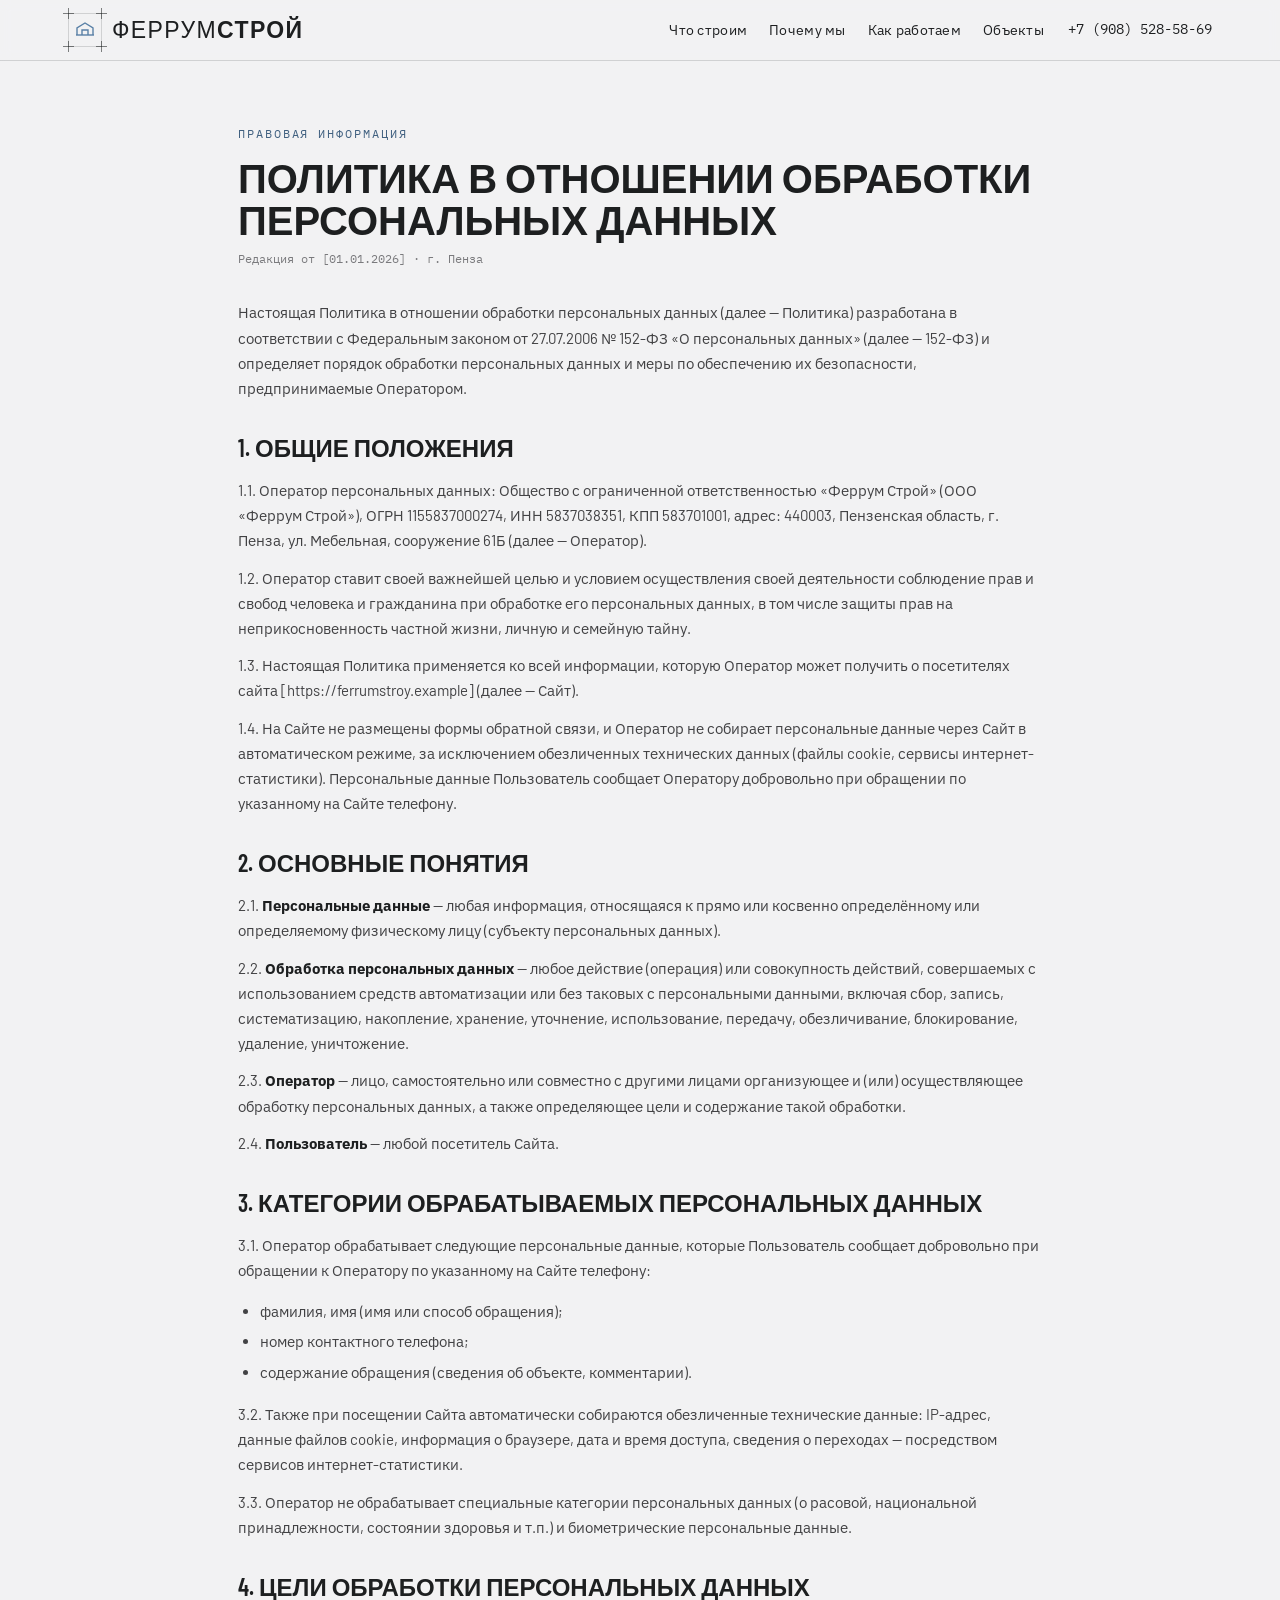
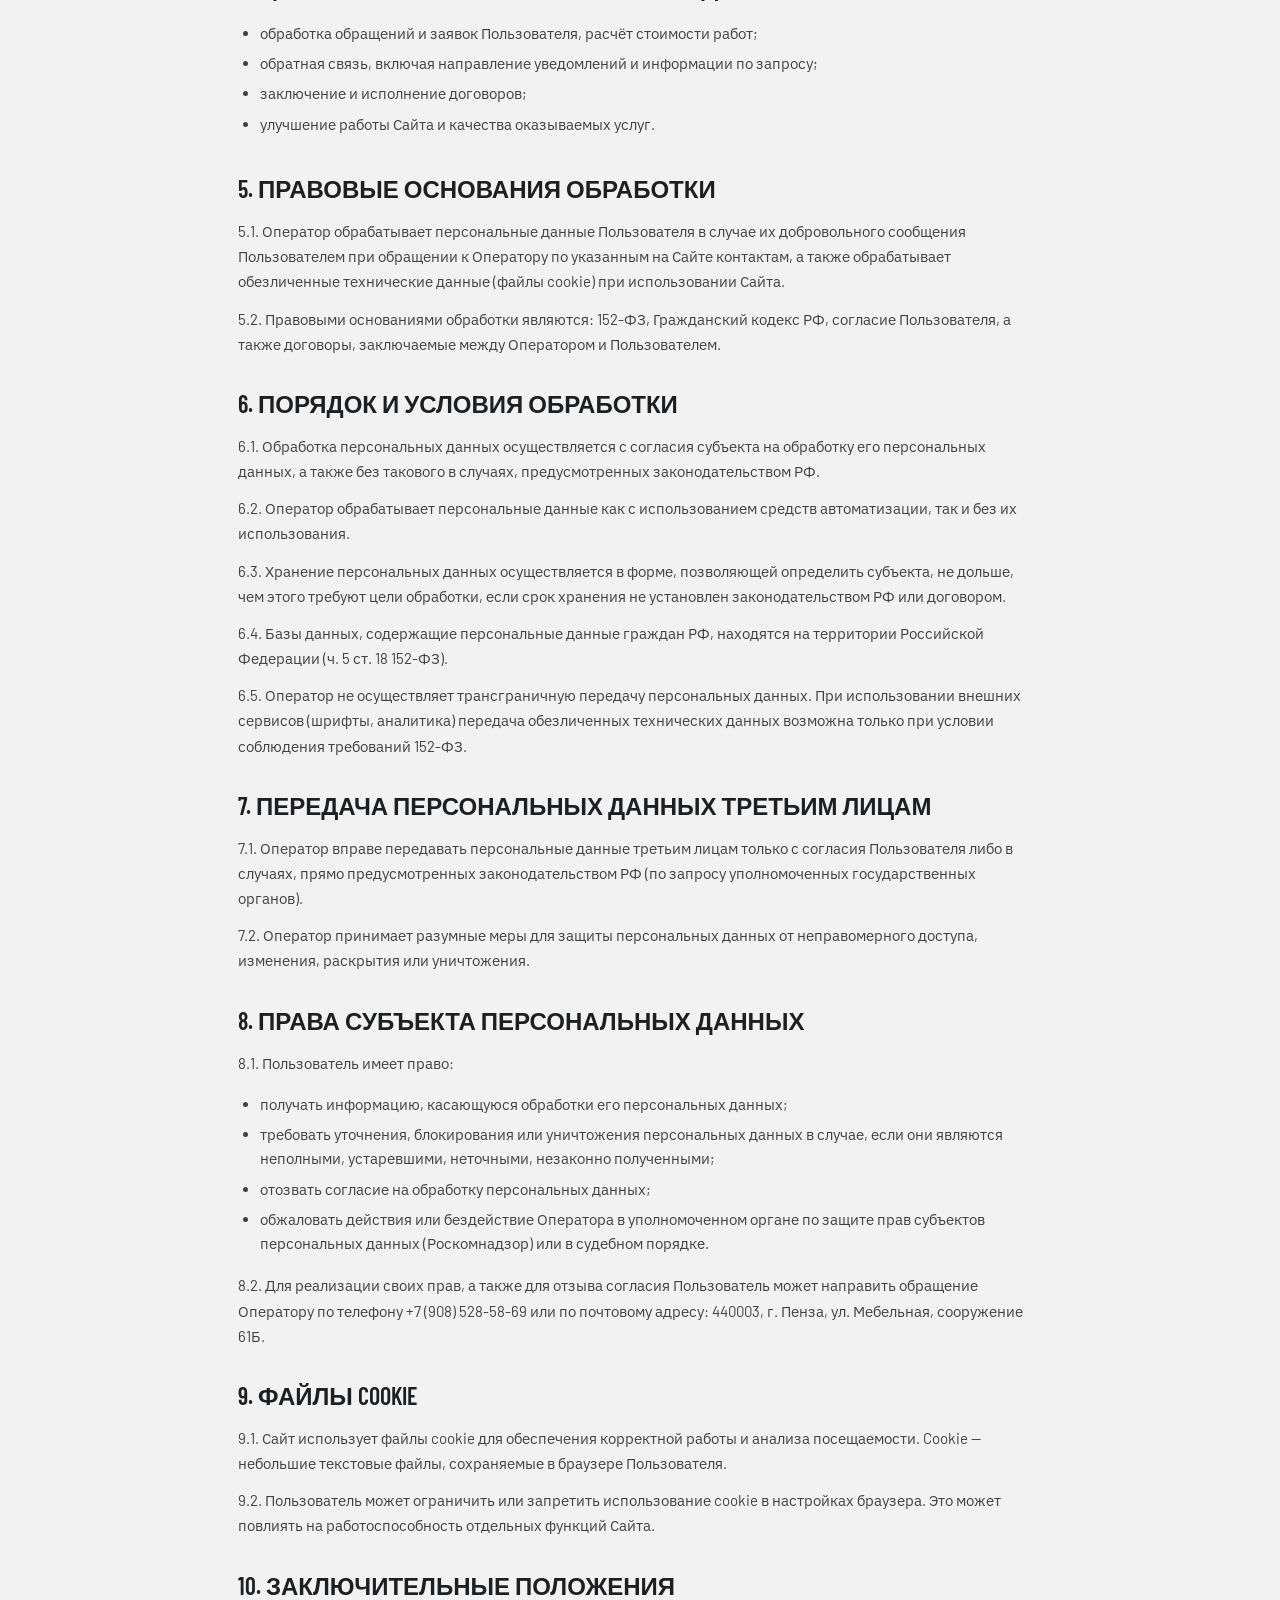
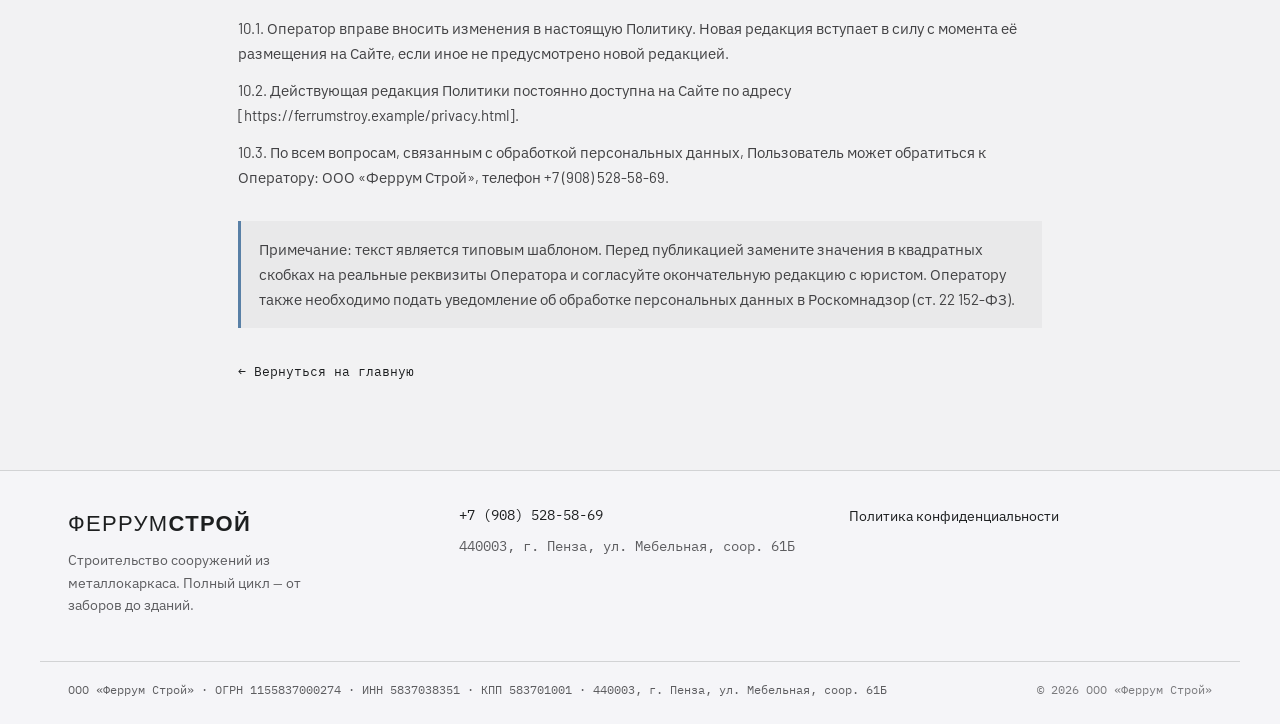
<file: privacy.html>
<!DOCTYPE html>
<html lang="ru">
<head>
<meta charset="utf-8">
<meta name="viewport" content="width=device-width, initial-scale=1">
<title>Политика обработки персональных данных — Феррум Строй</title>
<meta name="description" content="Политика в отношении обработки персональных данных компании «Феррум Строй» в соответствии с Федеральным законом № 152-ФЗ «О персональных данных».">
<meta name="robots" content="index, follow">
<meta name="theme-color" content="#1d1f20">
<link rel="icon" href="favicon.svg" type="image/svg+xml">
<link rel="preconnect" href="https://fonts.googleapis.com">
<link rel="preconnect" href="https://fonts.gstatic.com" crossorigin>
<link rel="stylesheet" href="https://fonts.googleapis.com/css2?family=Barlow:wght@400;500;700&family=Barlow+Condensed:wght@400;600&family=Saira+Condensed:wght@500;600;700&family=IBM+Plex+Sans:wght@400;500;600&family=IBM+Plex+Mono:wght@400;500&display=swap">
<link rel="stylesheet" href="styles.css">
</head>
<body>

<header class="site-header">
  <div class="wrap">
    <a href="index.html" class="brand">
      <span class="brand-mark blueprint">
        <i class="corner tl"></i><i class="corner tr"></i><i class="corner bl"></i><i class="corner br"></i>
        <svg width="20" height="20" viewBox="0 0 20 20" fill="none" stroke="var(--color-accent)" stroke-width="1.4">
          <path d="M2 15 L2 8 L10 3 L18 8 L18 15"></path>
          <path d="M1 15 H19"></path>
          <path d="M7 15 V10 H13 V15"></path>
        </svg>
      </span>
      <span class="brand-name">Феррум<strong>Строй</strong></span>
    </a>
    <nav class="main-nav">
      <a class="link-hover" href="index.html#services">Что строим</a>
      <a class="link-hover" href="index.html#why">Почему мы</a>
      <a class="link-hover" href="index.html#process">Как работаем</a>
      <a class="link-hover" href="index.html#objects">Объекты</a>
    </nav>
    <a class="header-phone link-hover" href="tel:+79085285869">+7 (908) 528-58-69</a>
  </div>
</header>

<main class="legal wrap">
  <div class="legal-head">
    <span class="section-label">ПРАВОВАЯ ИНФОРМАЦИЯ</span>
    <h1 class="legal-title">Политика в отношении обработки персональных данных</h1>
    <p class="legal-meta">Редакция от [01.01.2026] · г. Пенза</p>
  </div>

  <div class="legal-body">
    <p class="legal-lead">Настоящая Политика в отношении обработки персональных данных (далее — Политика) разработана в
      соответствии с Федеральным законом от 27.07.2006 № 152-ФЗ «О персональных данных» (далее — 152-ФЗ) и
      определяет порядок обработки персональных данных и меры по обеспечению их безопасности, предпринимаемые
      Оператором.</p>

    <h2 class="legal-h2">1. Общие положения</h2>
    <p>1.1. Оператор персональных данных: Общество с ограниченной ответственностью «Феррум Строй»
      (ООО «Феррум Строй»), ОГРН 1155837000274, ИНН 5837038351, КПП 583701001,
      адрес: 440003, Пензенская область, г. Пенза, ул. Мебельная, сооружение 61Б (далее — Оператор).</p>
    <p>1.2. Оператор ставит своей важнейшей целью и условием осуществления своей деятельности соблюдение прав и
      свобод человека и гражданина при обработке его персональных данных, в том числе защиты прав на
      неприкосновенность частной жизни, личную и семейную тайну.</p>
    <p>1.3. Настоящая Политика применяется ко всей информации, которую Оператор может получить о посетителях
      сайта [https://ferrumstroy.example] (далее — Сайт).</p>
    <p>1.4. На Сайте не размещены формы обратной связи, и Оператор не собирает персональные данные через Сайт
      в автоматическом режиме, за исключением обезличенных технических данных (файлы cookie, сервисы
      интернет-статистики). Персональные данные Пользователь сообщает Оператору добровольно при обращении по
      указанному на Сайте телефону.</p>

    <h2 class="legal-h2">2. Основные понятия</h2>
    <p>2.1. <strong>Персональные данные</strong> — любая информация, относящаяся к прямо или косвенно
      определённому или определяемому физическому лицу (субъекту персональных данных).</p>
    <p>2.2. <strong>Обработка персональных данных</strong> — любое действие (операция) или совокупность действий,
      совершаемых с использованием средств автоматизации или без таковых с персональными данными, включая сбор,
      запись, систематизацию, накопление, хранение, уточнение, использование, передачу, обезличивание,
      блокирование, удаление, уничтожение.</p>
    <p>2.3. <strong>Оператор</strong> — лицо, самостоятельно или совместно с другими лицами организующее и (или)
      осуществляющее обработку персональных данных, а также определяющее цели и содержание такой обработки.</p>
    <p>2.4. <strong>Пользователь</strong> — любой посетитель Сайта.</p>

    <h2 class="legal-h2">3. Категории обрабатываемых персональных данных</h2>
    <p>3.1. Оператор обрабатывает следующие персональные данные, которые Пользователь сообщает добровольно
      при обращении к Оператору по указанному на Сайте телефону:</p>
    <ul class="legal-list">
      <li>фамилия, имя (имя или способ обращения);</li>
      <li>номер контактного телефона;</li>
      <li>содержание обращения (сведения об объекте, комментарии).</li>
    </ul>
    <p>3.2. Также при посещении Сайта автоматически собираются обезличенные технические данные:
      IP-адрес, данные файлов cookie, информация о браузере, дата и время доступа, сведения о переходах —
      посредством сервисов интернет-статистики.</p>
    <p>3.3. Оператор не обрабатывает специальные категории персональных данных (о расовой, национальной
      принадлежности, состоянии здоровья и т.п.) и биометрические персональные данные.</p>

    <h2 class="legal-h2">4. Цели обработки персональных данных</h2>
    <ul class="legal-list">
      <li>обработка обращений и заявок Пользователя, расчёт стоимости работ;</li>
      <li>обратная связь, включая направление уведомлений и информации по запросу;</li>
      <li>заключение и исполнение договоров;</li>
      <li>улучшение работы Сайта и качества оказываемых услуг.</li>
    </ul>

    <h2 class="legal-h2">5. Правовые основания обработки</h2>
    <p>5.1. Оператор обрабатывает персональные данные Пользователя в случае их добровольного сообщения
      Пользователем при обращении к Оператору по указанным на Сайте контактам, а также обрабатывает
      обезличенные технические данные (файлы cookie) при использовании Сайта.</p>
    <p>5.2. Правовыми основаниями обработки являются: 152-ФЗ, Гражданский кодекс РФ, согласие Пользователя,
      а также договоры, заключаемые между Оператором и Пользователем.</p>

    <h2 class="legal-h2">6. Порядок и условия обработки</h2>
    <p>6.1. Обработка персональных данных осуществляется с согласия субъекта на обработку его персональных
      данных, а также без такового в случаях, предусмотренных законодательством РФ.</p>
    <p>6.2. Оператор обрабатывает персональные данные как с использованием средств автоматизации, так и без
      их использования.</p>
    <p>6.3. Хранение персональных данных осуществляется в форме, позволяющей определить субъекта, не дольше,
      чем этого требуют цели обработки, если срок хранения не установлен законодательством РФ или договором.</p>
    <p>6.4. Базы данных, содержащие персональные данные граждан РФ, находятся на территории Российской
      Федерации (ч. 5 ст. 18 152-ФЗ).</p>
    <p>6.5. Оператор не осуществляет трансграничную передачу персональных данных. При использовании внешних
      сервисов (шрифты, аналитика) передача обезличенных технических данных возможна только при условии
      соблюдения требований 152-ФЗ.</p>

    <h2 class="legal-h2">7. Передача персональных данных третьим лицам</h2>
    <p>7.1. Оператор вправе передавать персональные данные третьим лицам только с согласия Пользователя либо
      в случаях, прямо предусмотренных законодательством РФ (по запросу уполномоченных государственных органов).</p>
    <p>7.2. Оператор принимает разумные меры для защиты персональных данных от неправомерного доступа,
      изменения, раскрытия или уничтожения.</p>

    <h2 class="legal-h2">8. Права субъекта персональных данных</h2>
    <p>8.1. Пользователь имеет право:</p>
    <ul class="legal-list">
      <li>получать информацию, касающуюся обработки его персональных данных;</li>
      <li>требовать уточнения, блокирования или уничтожения персональных данных в случае, если они являются
        неполными, устаревшими, неточными, незаконно полученными;</li>
      <li>отозвать согласие на обработку персональных данных;</li>
      <li>обжаловать действия или бездействие Оператора в уполномоченном органе по защите прав субъектов
        персональных данных (Роскомнадзор) или в судебном порядке.</li>
    </ul>
    <p>8.2. Для реализации своих прав, а также для отзыва согласия Пользователь может направить обращение
      Оператору по телефону +7 (908) 528-58-69 или по почтовому адресу:
      440003, г. Пенза, ул. Мебельная, сооружение 61Б.</p>

    <h2 class="legal-h2">9. Файлы cookie</h2>
    <p>9.1. Сайт использует файлы cookie для обеспечения корректной работы и анализа посещаемости.
      Cookie — небольшие текстовые файлы, сохраняемые в браузере Пользователя.</p>
    <p>9.2. Пользователь может ограничить или запретить использование cookie в настройках браузера. Это может
      повлиять на работоспособность отдельных функций Сайта.</p>

    <h2 class="legal-h2">10. Заключительные положения</h2>
    <p>10.1. Оператор вправе вносить изменения в настоящую Политику. Новая редакция вступает в силу с момента
      её размещения на Сайте, если иное не предусмотрено новой редакцией.</p>
    <p>10.2. Действующая редакция Политики постоянно доступна на Сайте по адресу
      [https://ferrumstroy.example/privacy.html].</p>
    <p>10.3. По всем вопросам, связанным с обработкой персональных данных, Пользователь может обратиться к
      Оператору: ООО «Феррум Строй», телефон +7 (908) 528-58-69.</p>

    <p class="legal-note">Примечание: текст является типовым шаблоном. Перед публикацией замените значения в
      квадратных скобках на реальные реквизиты Оператора и согласуйте окончательную редакцию с юристом.
      Оператору также необходимо подать уведомление об обработке персональных данных в Роскомнадзор
      (ст. 22 152-ФЗ).</p>
  </div>

  <p class="legal-back"><a class="link-hover" href="index.html">← Вернуться на главную</a></p>
</main>

<footer class="site-footer">
  <div class="footer-grid wrap">
    <div>
      <p class="footer-brand-name">Феррум<strong>Строй</strong></p>
      <p class="footer-brand-text">Строительство сооружений из металлокаркаса. Полный цикл — от заборов до зданий.</p>
    </div>
    <div class="footer-contacts">
      <a class="link-hover" href="tel:+79085285869">+7 (908) 528-58-69</a>
      <span>440003, г. Пенза, ул. Мебельная, соор. 61Б</span>
    </div>
    <div class="footer-legal-links">
      <a class="link-hover" href="privacy.html">Политика конфиденциальности</a>
    </div>
  </div>
  <div class="footer-legal wrap">
    <p class="footer-requisites">ООО «Феррум Строй» · ОГРН 1155837000274 · ИНН 5837038351 · КПП 583701001 · 440003, г. Пенза, ул. Мебельная, соор. 61Б</p>
    <p class="footer-copyright">© 2026 ООО «Феррум Строй»</p>
  </div>
</footer>

</body>
</html>
</file>
<file: styles.css>
/* Феррум Строй — стили лендинга.
   Палитра и типографика: стальной акцент на светлом фоне; кириллица
   подхватывается Saira Condensed / IBM Plex Sans поверх Barlow / Barlow Condensed
   (у этих шрифтов нет кириллических глифов, поэтому браузер сам берёт
   недостающие символы из следующего шрифта в стеке). */

:root {
  --color-bg: #f2f2f3;
  --color-surface: #e9e9ea;
  --color-text: #1d1f20;
  --color-accent: #5980a6;
  --color-accent-400: #94bce3;
  --color-accent-600: #597ea3;
  --color-accent-700: #416180;
  --color-divider: color-mix(in srgb, #1d1f20 16%, transparent);

  --color-neutral-100: #f5f5f8;
  --color-neutral-400: #b7b7ba;
  --color-neutral-500: #98989b;
  --color-neutral-600: #7a7a7d;
  --color-neutral-700: #5d5d60;
  --color-neutral-800: #424244;

  --font-heading: 'Barlow Condensed', 'Saira Condensed', sans-serif;
  --font-body: 'Barlow', 'IBM Plex Sans', sans-serif;
  --font-mono: 'IBM Plex Mono', monospace;
}

*, *::before, *::after { box-sizing: border-box; }

body {
  margin: 0;
  min-height: 100vh;
  overflow-x: hidden;
  background: var(--color-bg);
  color: var(--color-text);
  font-family: var(--font-body);
  font-size: 15px;
  line-height: 1.55;
}

h1, h2, h3 { margin: 0; font-family: var(--font-heading); line-height: 1.12; }
p { margin: 0; }
a { color: inherit; text-decoration: none; }
svg { flex: none; }

:focus { outline: none; }
:focus-visible { outline: 2px solid var(--color-accent); outline-offset: 2px; }
::selection { background: color-mix(in srgb, var(--color-accent) 30%, transparent); }

.wrap {
  max-width: 1200px;
  margin-inline: auto;
  padding-inline: clamp(16px, 4vw, 28px);
}

/* — blueprint frame: hairline border + tick-mark corners — used on the logo
   mark, buttons, cards, project tiles and the request form — */
.blueprint { position: relative; border: 1px solid var(--color-divider); }
.blueprint > .corner { position: absolute; width: 11px; height: 11px; color: color-mix(in srgb, var(--color-text) 55%, transparent); }
.blueprint > .corner::before,
.blueprint > .corner::after { content: ""; position: absolute; background: currentColor; }
.blueprint > .corner::before { left: 5px; top: 0; width: 1px; height: 100%; }
.blueprint > .corner::after { top: 5px; left: 0; width: 100%; height: 1px; }
.blueprint > .corner.tl { top: -6px; left: -6px; }
.blueprint > .corner.tr { top: -6px; right: -6px; }
.blueprint > .corner.bl { bottom: -6px; left: -6px; }
.blueprint > .corner.br { bottom: -6px; right: -6px; }

/* — buttons — */
.btn {
  display: inline-flex; align-items: center; justify-content: center; gap: 8px;
  cursor: pointer; text-decoration: none;
  font-family: var(--font-heading); font-weight: 600;
  text-transform: uppercase; letter-spacing: 0.06em;
  font-size: 14px; color: var(--color-text);
  background: transparent; border: 1px solid var(--color-divider);
  padding: 13px 24px;
}
.btn-primary { background: var(--color-accent); color: var(--color-bg); border-color: var(--color-accent); }
.btn-primary:hover { background: var(--color-accent-600); }
.btn-primary:active { background: var(--color-accent-700); }
.btn-secondary:hover { background: color-mix(in srgb, var(--color-text) 7%, transparent); }
.btn-secondary:active { background: color-mix(in srgb, var(--color-text) 14%, transparent); }

/* — form fields — */
.field { display: grid; gap: 7px; }
.field-label {
  font-family: var(--font-mono); font-size: 11.5px; letter-spacing: 0.14em;
  text-transform: uppercase; color: var(--color-neutral-600);
}
.input {
  width: 100%; min-height: 36px; padding: 6px 10px;
  font-family: var(--font-body); font-size: 14px; color: var(--color-text);
  caret-color: var(--color-accent);
  background: var(--color-surface);
  border: 1px solid var(--color-divider);
  border-radius: 0; appearance: none;
}
.input:hover { border-color: color-mix(in srgb, var(--color-text) 45%, transparent); }
.input:focus-visible { border-color: var(--color-accent); outline-offset: 0; }
input[type="tel"].input { font-family: var(--font-mono); }
select.input { background: transparent; }

/* — links that pick up the accent color on hover — */
.link-hover:hover { color: var(--color-accent-700); }

/* ── header ───────────────────────────────────────────────────────────── */
.site-header {
  position: sticky; top: 0; z-index: 20;
  background: color-mix(in srgb, var(--color-bg) 92%, transparent);
  backdrop-filter: blur(6px);
  border-bottom: 1px solid var(--color-divider);
}
.site-header .wrap {
  padding-block: 12px;
  display: flex; align-items: center; flex-wrap: wrap; gap: 12px 24px;
}
.brand { display: flex; align-items: center; gap: 10px; color: var(--color-text); cursor: pointer; }
.brand-mark { width: 34px; height: 34px; display: grid; place-items: center; flex: none; }
.brand-name {
  font-family: var(--font-heading); font-size: 23px;
  letter-spacing: 0.06em; text-transform: uppercase;
}
.brand-name strong { font-weight: 700; }

.main-nav { display: flex; flex-wrap: wrap; gap: 10px 22px; margin-left: auto; min-width: 0; font-size: 14px; letter-spacing: 0.02em; }

.header-phone { font-family: var(--font-mono); font-size: 14px; white-space: nowrap; }

/* ── hero ─────────────────────────────────────────────────────────────── */
.hero {
  padding-block: clamp(32px, 6vw, 64px) 0;
  display: grid; grid-template-columns: repeat(auto-fit, minmax(300px, 1fr));
  gap: clamp(28px, 4vw, 48px); align-items: center;
}
.hero-kicker {
  font-family: var(--font-mono); font-size: 12px; letter-spacing: 0.18em;
  text-transform: uppercase; color: var(--color-accent-700);
  margin: 0 0 18px;
}
.hero-title {
  font-family: var(--font-heading); font-weight: 700; text-transform: uppercase;
  font-size: clamp(40px, 5.2vw, 68px); line-height: 0.98; letter-spacing: 0.01em;
  margin: 0 0 22px; text-wrap: balance;
}
.hero-title em { font-style: normal; color: var(--color-accent-700); }
.hero-subtitle {
  font-size: 17px; line-height: 1.62; max-width: 52ch;
  color: var(--color-neutral-800); margin: 0 0 30px; text-wrap: pretty;
}
.hero-actions { display: flex; flex-wrap: wrap; gap: 12px; }
.hero-art { position: relative; }
.hero-svg { display: block; width: 100%; overflow: visible; cursor: pointer; }

/* ── stats strip ──────────────────────────────────────────────────────── */
.stats { margin-top: 56px; }
.stats-grid {
  border-top: 1px solid var(--color-divider); border-bottom: 1px solid var(--color-divider);
  display: grid; grid-template-columns: repeat(auto-fit, minmax(200px, 1fr));
}
.stats-item { padding: 22px 24px; border-right: 1px solid var(--color-divider); }
.stats-item:first-child { padding-left: 0; }
.stats-item:last-child { padding-right: 0; border-right: none; }
.stats-label {
  font-family: var(--font-mono); font-size: 11px; letter-spacing: 0.16em;
  text-transform: uppercase; color: var(--color-neutral-600); margin: 0 0 8px;
}
.stats-value { font-family: var(--font-heading); font-size: 26px; text-transform: uppercase; }

/* ── generic section header (ЛИСТ NN) ─────────────────────────────────── */
.section { padding-block: clamp(48px, 9vw, 88px) 0; }
.section--tight { padding-block: clamp(36px, 6vw, 60px) 0; }
.section-header { display: flex; flex-wrap: wrap; align-items: baseline; gap: 6px 20px; margin-bottom: 34px; }
.section-label { font-family: var(--font-mono); font-size: 12px; letter-spacing: 0.16em; color: var(--color-accent-700); flex: none; }
.section-title {
  font-family: var(--font-heading); font-weight: 600; text-transform: uppercase;
  font-size: clamp(28px, 3.4vw, 44px); line-height: 1.02; text-wrap: balance;
  min-width: 0; overflow-wrap: break-word;
}
.section-note { font-family: var(--font-mono); font-size: 12px; color: var(--color-neutral-600); margin-left: auto; }

/* ── services (ЛИСТ 01) ───────────────────────────────────────────────── */
.services-grid { display: grid; grid-template-columns: repeat(auto-fit, minmax(300px, 1fr)); gap: 26px; }
.service-card { padding: 26px; display: flex; flex-direction: column; gap: 6.8px; }
.service-card svg { margin-bottom: 18px; }
.service-title { font-family: var(--font-heading); font-weight: 600; text-transform: uppercase; font-size: 23px; margin: 0 0 8px; }
.service-text { margin: 0; font-size: 15px; line-height: 1.6; color: var(--color-neutral-700); }

/* ── why us (ЛИСТ 02) ─────────────────────────────────────────────────── */
.why-grid {
  display: grid; grid-template-columns: repeat(auto-fit, minmax(240px, 1fr)); gap: 0;
  border-top: 1px solid var(--color-divider); border-left: 1px solid var(--color-divider);
}
.why-item {
  padding: 26px 24px; display: grid; grid-template-rows: auto auto 1fr; gap: 10px;
  border-right: 1px solid var(--color-divider); border-bottom: 1px solid var(--color-divider);
}
.why-num { font-family: var(--font-heading); font-size: 44px; line-height: 1; color: var(--color-accent-400); }
.why-title { font-family: var(--font-heading); font-weight: 600; text-transform: uppercase; font-size: 21px; line-height: 1.1; }
.why-text { margin: 0; font-size: 15px; line-height: 1.6; color: var(--color-neutral-700); }

/* ── skyline dividers ─────────────────────────────────────────────────── */
.skyline { padding-block: clamp(36px, 6vw, 60px) 0; }
.skyline svg { display: block; }

/* ── process (ЛИСТ 03) ────────────────────────────────────────────────── */
.process-grid { display: grid; grid-template-columns: repeat(auto-fit, minmax(190px, 1fr)); gap: 22px; }
.process-step { border-top: 2px solid var(--color-text); padding-top: 18px; }
.process-axis { font-family: var(--font-mono); font-size: 11.5px; letter-spacing: 0.16em; color: var(--color-accent-700); margin: 0 0 12px; }
.process-title { font-family: var(--font-heading); font-weight: 600; text-transform: uppercase; font-size: 20px; margin: 0 0 8px; }
.process-text { margin: 0; font-size: 14.5px; line-height: 1.6; color: var(--color-neutral-700); }

/* ── objects (ЛИСТ 04) — фотогалерея-карусель ─────────────────────────── */
.gallery { display: grid; gap: 20px; }
.gallery-viewport {
  position: relative; overflow: hidden;
  background: var(--color-neutral-800);
}
.gallery-track {
  display: flex;
  transition: transform 0.45s cubic-bezier(0.4, 0.05, 0.2, 1);
}
@media (prefers-reduced-motion: reduce) {
  .gallery-track { transition: none; }
}
.gallery-slide {
  margin: 0; flex: 0 0 100%; position: relative;
  aspect-ratio: 16 / 10;
}
.gallery-photo {
  display: block; width: 100%; height: 100%; object-fit: cover; cursor: zoom-in;
}
.gallery-caption {
  position: absolute; left: 0; bottom: 0; right: 0;
  padding: 30px 20px 16px;
  font-family: var(--font-heading); text-transform: uppercase;
  font-size: clamp(18px, 2.4vw, 24px); letter-spacing: 0.02em; color: #fff;
  background: linear-gradient(to top, rgba(20, 22, 24, 0.82), transparent);
  pointer-events: none;
}

/* prev / next arrows over the viewport */
.gallery-nav {
  position: absolute; top: 50%; transform: translateY(-50%);
  width: 44px; height: 44px; display: grid; place-items: center;
  color: var(--color-text); cursor: pointer;
  background: color-mix(in srgb, var(--color-bg) 88%, transparent);
  border: 1px solid var(--color-divider); backdrop-filter: blur(4px);
  transition: background 0.15s ease;
}
.gallery-nav:hover { background: var(--color-bg); }
.gallery-prev { left: 14px; }
.gallery-next { right: 14px; }

.gallery-counter {
  position: absolute; top: 14px; right: 14px;
  padding: 5px 10px; font-family: var(--font-mono); font-size: 12px; letter-spacing: 0.1em;
  color: var(--color-text); background: color-mix(in srgb, var(--color-bg) 88%, transparent);
  border: 1px solid var(--color-divider);
}

/* dots */
.gallery-dots { display: flex; flex-wrap: wrap; gap: 10px; justify-content: center; }
.gallery-dot {
  width: 34px; height: 4px; padding: 0; cursor: pointer;
  background: var(--color-neutral-400); border: none;
  transition: background 0.15s ease;
}
.gallery-dot:hover { background: var(--color-neutral-600); }
.gallery-dot[aria-selected="true"] { background: var(--color-accent); }

/* ── lightbox / модальное окно ────────────────────────────────────────── */
.lightbox {
  position: fixed; inset: 0; z-index: 100;
  display: flex; align-items: center; justify-content: center;
  padding: clamp(16px, 4vw, 48px);
  background: rgba(16, 18, 20, 0.92);
}
.lightbox[hidden] { display: none; }
.lightbox-figure { margin: 0; display: grid; gap: 14px; max-width: 100%; max-height: 100%; }
.lightbox-image {
  display: block; max-width: 100%; max-height: 78vh;
  margin-inline: auto; object-fit: contain;
  border: 1px solid rgba(255, 255, 255, 0.15);
}
.lightbox-caption {
  text-align: center; font-family: var(--font-heading); text-transform: uppercase;
  font-size: clamp(16px, 2.2vw, 22px); letter-spacing: 0.02em; color: #fff;
}
.lightbox-close {
  position: absolute; top: 16px; right: 16px;
  width: 46px; height: 46px; display: grid; place-items: center;
  color: #fff; cursor: pointer; background: transparent;
  border: 1px solid rgba(255, 255, 255, 0.28);
  transition: background 0.15s ease;
}
.lightbox-close:hover { background: rgba(255, 255, 255, 0.12); }
.lightbox-nav {
  position: absolute; top: 50%; transform: translateY(-50%);
  width: 52px; height: 52px; display: grid; place-items: center;
  color: #fff; cursor: pointer; background: transparent;
  border: 1px solid rgba(255, 255, 255, 0.28);
  transition: background 0.15s ease;
}
.lightbox-nav:hover { background: rgba(255, 255, 255, 0.12); }
.lightbox-prev { left: clamp(12px, 3vw, 32px); }
.lightbox-next { right: clamp(12px, 3vw, 32px); }
@media (max-width: 600px) {
  .lightbox-nav { width: 42px; height: 42px; }
  .lightbox-prev { left: 8px; }
  .lightbox-next { right: 8px; }
}

/* ── request (ЛИСТ 05) ────────────────────────────────────────────────── */
.request-grid { display: grid; grid-template-columns: repeat(auto-fit, minmax(300px, 1fr)); gap: 40px; align-items: start; }
.request-intro { display: grid; gap: 22px; }
.request-text { margin: 0; font-size: 16px; line-height: 1.65; color: var(--color-neutral-800); max-width: 46ch; }
.request-contacts { display: grid; gap: 14px; font-family: var(--font-mono); font-size: 14px; }
.request-contacts-row { display: flex; gap: 14px; }
.request-contacts-label { color: var(--color-neutral-600); min-width: 84px; }
.request-form { padding: 30px; display: grid; gap: 18px; }
.request-note { margin: 0; font-size: 12.5px; line-height: 1.6; color: var(--color-neutral-600); }

/* ── footer ───────────────────────────────────────────────────────────── */
.site-footer { margin-top: 88px; border-top: 1px solid var(--color-divider); background: var(--color-neutral-100); }
.footer-grid {
  padding-block: 34px 44px;
  display: grid; grid-template-columns: repeat(auto-fit, minmax(220px, 1fr)); gap: 28px; align-items: start;
}
.footer-brand-name { font-family: var(--font-heading); font-size: 22px; letter-spacing: 0.06em; text-transform: uppercase; margin: 0 0 10px; }
.footer-brand-name strong { font-weight: 700; }
.footer-brand-text { margin: 0; font-size: 14px; line-height: 1.6; color: var(--color-neutral-700); max-width: 34ch; }
.footer-nav { display: grid; gap: 9px; font-size: 14px; }
.footer-contacts { display: grid; gap: 9px; font-family: var(--font-mono); font-size: 14px; }
.footer-contacts span { color: var(--color-neutral-700); }
.footer-copyright { margin: 0; font-family: var(--font-mono); font-size: 12px; color: var(--color-neutral-600); }
.footer-legal-links { display: grid; gap: 9px; align-content: start; font-size: 14px; }
.footer-legal {
  border-top: 1px solid var(--color-divider);
  padding-block: 18px 24px;
  display: flex; flex-wrap: wrap; gap: 8px 24px; align-items: baseline; justify-content: space-between;
}
.footer-requisites { margin: 0; font-family: var(--font-mono); font-size: 12px; line-height: 1.7; color: var(--color-neutral-700); }
.footer-legal .footer-copyright { white-space: nowrap; }

/* ── контактная карточка (вместо формы) ───────────────────────────────── */
.contact-card { padding: 30px; display: grid; gap: 14px; align-content: start; }
.contact-card-kicker {
  font-family: var(--font-mono); font-size: 11.5px; letter-spacing: 0.14em;
  text-transform: uppercase; color: var(--color-accent-700); margin: 0;
}
.contact-card-title {
  font-family: var(--font-heading); font-weight: 600; text-transform: uppercase;
  font-size: 26px; line-height: 1.08; margin: 0;
}
.contact-card-text { margin: 0; font-size: 15px; line-height: 1.62; color: var(--color-neutral-700); }
.contact-card-actions { display: flex; flex-wrap: wrap; gap: 12px; margin-top: 4px; }
.contact-card-note { margin: 0; font-size: 12.5px; line-height: 1.55; color: var(--color-neutral-600); }

/* — интерактивный «экспресс-чертёж» — */
.config-stage {
  position: relative; padding: 14px 22px 10px;
  background: var(--color-surface); border: 1px solid var(--color-divider);
}
.config-svg { display: block; width: 100%; height: auto; overflow: visible; }
.config-area {
  position: absolute; top: 10px; right: 12px;
  padding: 4px 9px; font-family: var(--font-mono); font-size: 12px; letter-spacing: 0.06em;
  color: var(--color-bg); background: var(--color-accent-700);
}
.config-controls { display: grid; gap: 13px; }
.config-field { display: grid; gap: 7px; }
.config-label {
  font-family: var(--font-mono); font-size: 11.5px; letter-spacing: 0.08em;
  text-transform: uppercase; color: var(--color-neutral-600);
}
.config-label b { color: var(--color-accent-700); font-weight: 600; }
.config-select {
  width: 100%; min-height: 36px; padding: 6px 10px;
  font-family: var(--font-body); font-size: 14px; color: var(--color-text);
  background: transparent; border: 1px solid var(--color-divider); border-radius: 0; appearance: none;
}
.config-select:hover { border-color: color-mix(in srgb, var(--color-text) 45%, transparent); }
.config-select:focus-visible { border-color: var(--color-accent); }
.config-range {
  width: 100%; height: 22px; margin: 0; cursor: pointer;
  accent-color: var(--color-accent); background: transparent;
}
.config-label b { color: var(--color-accent-700); font-weight: 600; }

/* переключатель 2D / 3D */
.config-toggle {
  position: absolute; top: 10px; left: 12px; z-index: 2;
  display: flex; border: 1px solid var(--color-divider); background: var(--color-bg);
}
.config-toggle-btn {
  padding: 5px 11px; cursor: pointer; border: none; background: transparent;
  font-family: var(--font-mono); font-size: 11px; letter-spacing: 0.1em; color: var(--color-text);
}
.config-toggle-btn + .config-toggle-btn { border-left: 1px solid var(--color-divider); }
.config-toggle-btn.is-active { background: var(--color-accent); color: var(--color-bg); }

.config-view { position: relative; }
.config-canvas { display: block; width: 100%; height: 210px; }
.config-caption {
  margin: 0; text-align: center;
  font-family: var(--font-mono); font-size: 10.5px; letter-spacing: 0.08em; color: var(--color-neutral-600);
}

/* плитки «бюджет» и «срок» */
.config-tiles { display: grid; grid-template-columns: repeat(auto-fit, minmax(150px, 1fr)); gap: 10px; }
.config-tile { border: 1px solid var(--color-divider); padding: 10px 12px; }
.config-tile-label {
  margin: 0 0 4px; font-family: var(--font-mono); font-size: 10.5px; letter-spacing: 0.12em;
  text-transform: uppercase; color: var(--color-neutral-600);
}
.config-tile-value { margin: 0; font-family: var(--font-heading); font-size: 21px; text-transform: uppercase; }

/* сетка полей конфигуратора */
.config-grid { display: grid; grid-template-columns: repeat(auto-fit, minmax(170px, 1fr)); gap: 13px; }

/* левый столбец — блок «что даёт экспресс-чертёж» */
.request-hint { border-top: 1px solid var(--color-divider); padding-top: 18px; display: grid; gap: 10px; }
.request-hint-label {
  margin: 0; font-family: var(--font-mono); font-size: 11.5px; letter-spacing: 0.14em;
  text-transform: uppercase; color: var(--color-neutral-600);
}
.request-hint-text { margin: 0; font-size: 14.5px; line-height: 1.6; color: var(--color-neutral-700); }

/* ── cookie-баннер ────────────────────────────────────────────────────── */
.cookie-banner {
  position: fixed; z-index: 90;
  left: clamp(12px, 4vw, 28px); right: clamp(12px, 4vw, 28px); bottom: clamp(12px, 4vw, 28px);
  max-width: 720px; margin-inline: auto;
  padding: 18px 22px;
  display: flex; flex-wrap: wrap; gap: 12px 20px; align-items: center; justify-content: space-between;
  background: var(--color-neutral-100);
  box-shadow: 0 8px 28px rgba(20, 22, 24, 0.14);
}
/* атрибут hidden должен перебивать display:flex, иначе баннер не скрыть */
.cookie-banner[hidden] { display: none; }
.cookie-text { margin: 0; flex: 1 1 320px; font-size: 13px; line-height: 1.55; color: var(--color-neutral-800); }
.cookie-text a { color: var(--color-accent-700); text-decoration: underline; text-underline-offset: 2px; }
.cookie-accept { flex: none; padding: 10px 22px; }

/* ── правовые страницы (privacy) ──────────────────────────────────────── */
.legal { padding-block: clamp(32px, 6vw, 60px) 0; max-width: 860px; }
.legal-head { margin-bottom: 32px; }
.legal-title {
  font-family: var(--font-heading); font-weight: 600; text-transform: uppercase;
  font-size: clamp(26px, 3.4vw, 40px); line-height: 1.05; margin: 12px 0 10px; text-wrap: balance;
}
.legal-meta { font-family: var(--font-mono); font-size: 12px; color: var(--color-neutral-600); }
.legal-body { display: grid; gap: 12px; }
.legal-lead { font-size: 16px; line-height: 1.66; color: var(--color-neutral-800); }
.legal-h2 {
  font-family: var(--font-heading); font-weight: 600; text-transform: uppercase;
  font-size: clamp(19px, 2.2vw, 24px); line-height: 1.12; margin: 22px 0 4px;
}
.legal-body p { font-size: 15px; line-height: 1.68; color: var(--color-neutral-800); }
.legal-body strong { color: var(--color-text); }
.legal-body a { color: var(--color-accent-700); text-decoration: underline; text-underline-offset: 2px; }
.legal-list { margin: 4px 0 6px; padding-left: 22px; display: grid; gap: 6px; }
.legal-list li { font-size: 15px; line-height: 1.62; color: var(--color-neutral-800); }
.legal-note {
  margin-top: 18px; padding: 16px 18px;
  background: var(--color-surface); border-left: 3px solid var(--color-accent);
  font-size: 13.5px; line-height: 1.62; color: var(--color-neutral-700);
}
.legal-back { margin: 34px 0 0; font-family: var(--font-mono); font-size: 13px; }
</file>
